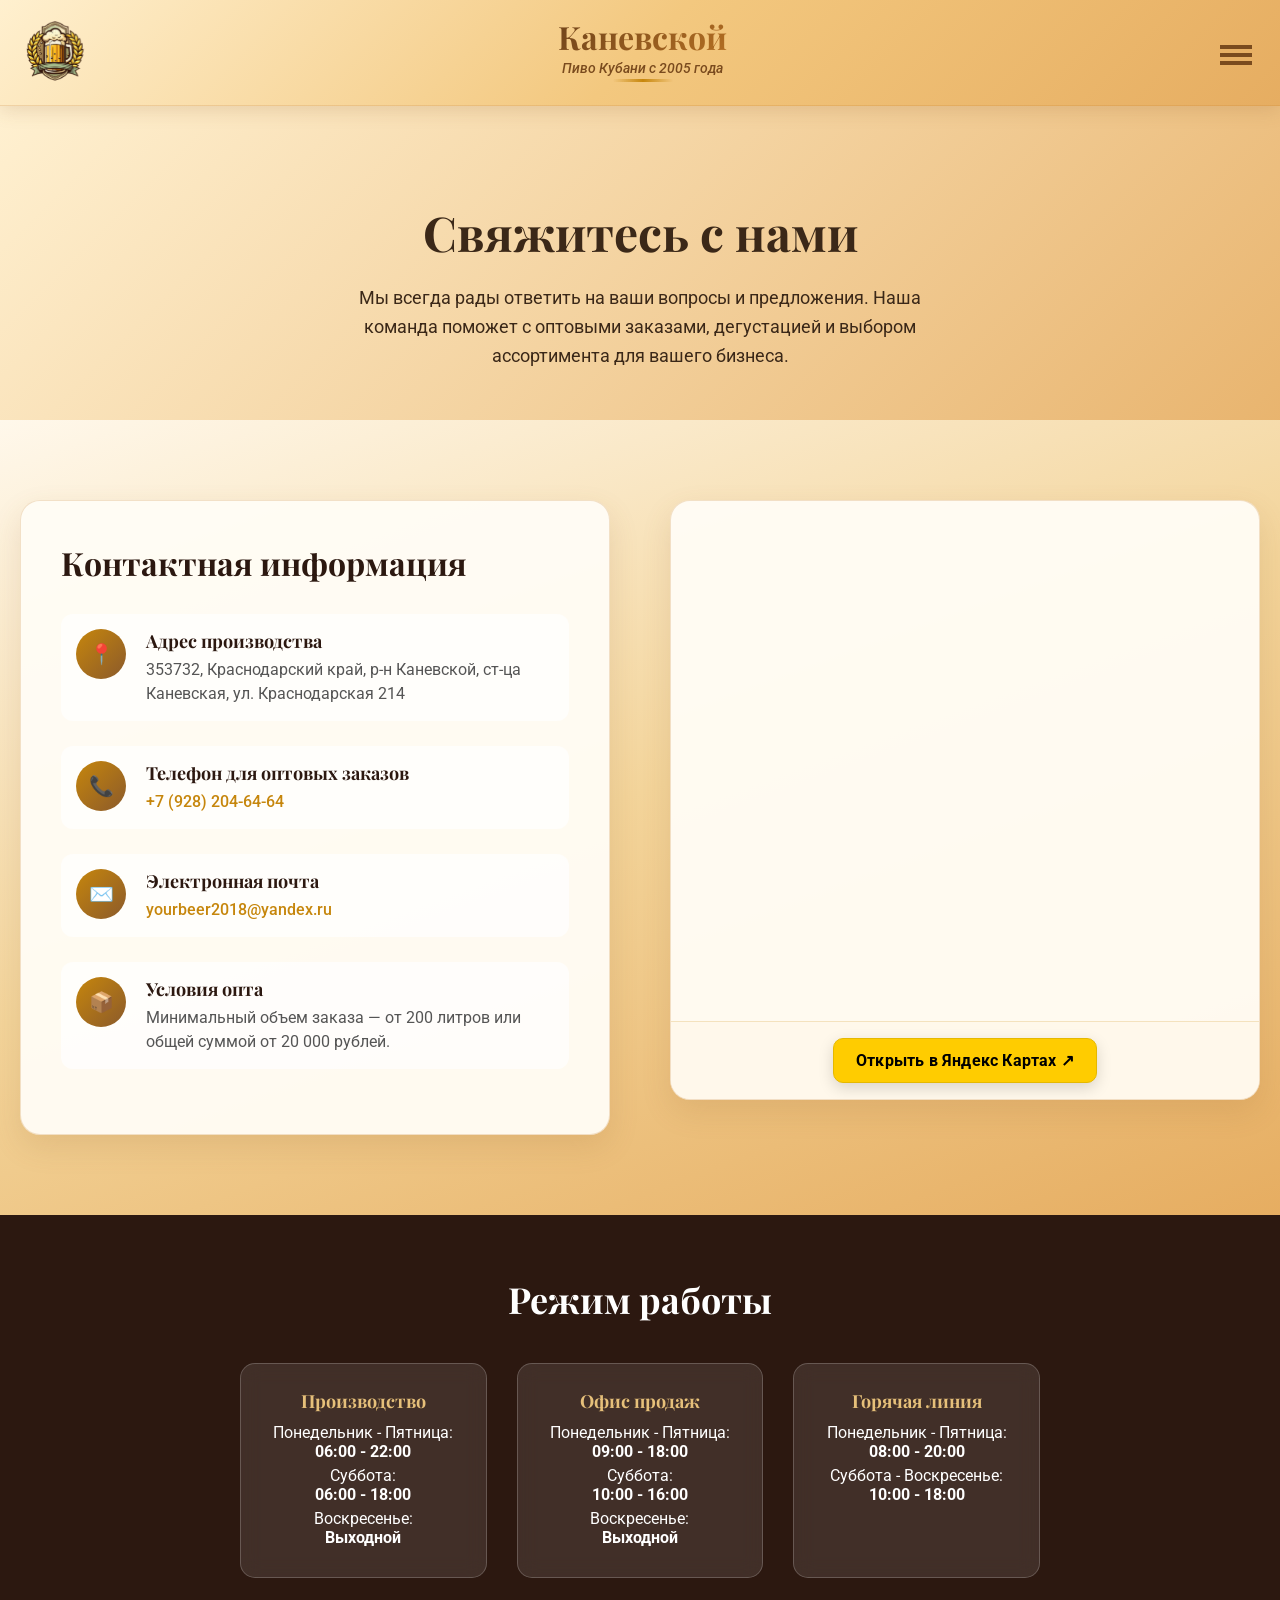
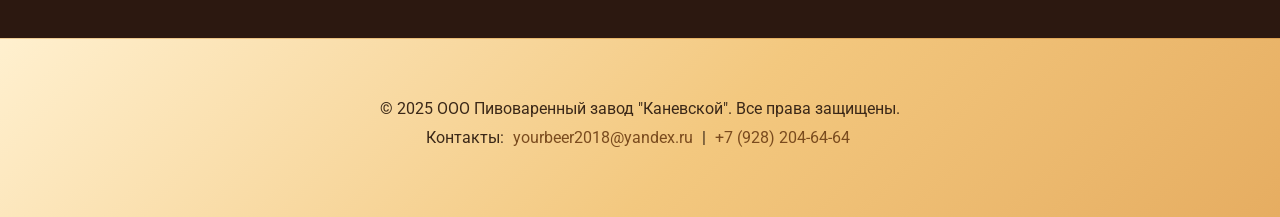
<file: kontakt/index.html>
<!DOCTYPE html>
<html lang="ru">
<head>
    <meta charset="UTF-8">
    <meta name="viewport" content="width=device-width, initial-scale=1.0">
    <title>Контакты - ООО Пивоваренный завод "Каневской"</title>
    <link href="https://fonts.googleapis.com/css2?family=Playfair+Display:wght@400;700&family=Roboto:wght@300;400;700&display=swap" rel="stylesheet">
    <link rel="stylesheet" href="css/styles.css">
</head>
<body>
    <!-- Header -->
    <header>
        <nav>
            <div class="logo">
                <a href="../index.html">
                    <img src="../images/logo.png" alt="Каневской" loading="lazy">
                </a>
            </div>
            <a href="../index.html" class="header-center">
                <div class="company-name">
                    <h1>Каневской</h1>
                    <p>Пиво Кубани с 2005 года</p>
                </div>
            </a>
            <div class="nav-links">
                <a href="../index.html">Главная</a>
                <a href="../katalog/index.html">Продукция</a>
                <a href="../onas/index.html">О нас</a>
                <a href="#contacts">Контакты</a>
            </div>
            <div class="mobile-menu-toggle">
                <span></span>
                <span></span>
                <span></span>
            </div>
        </nav>
        <div class="mobile-menu-overlay"></div>
        <div class="mobile-menu">
            <div class="menu-close-btn">
                <span></span>
                <span></span>
            </div>
            <div class="menu-header">
                <h3>Навигация</h3>
            </div>
            <a href="../index.html">Главная</a>
            <a href="../novosti/index.html">Новости</a>
            <a href="../katalog/index.html">Продукты</a>
            <a href="../onas/index.html">О нас</a>
            <a href="../kontakt/index.html">Контакты</a>
            <a href="../serf/index.html">Сертификаты</a>
        </div>
    </header>

    <!-- Main Content -->
    <main>
        <!-- Hero Section -->
        <section class="contacts-hero">
            <h1>Свяжитесь с нами</h1>
            <p>Мы всегда рады ответить на ваши вопросы и предложения. Наша команда поможет с оптовыми заказами, дегустацией и выбором ассортимента для вашего бизнеса.</p>
        </section>

        <!-- Contacts Section -->
        <section class="contacts-section">
            <div class="contacts-grid">
                <div class="contact-info">
                    <h2>Контактная информация</h2>
                    
                    <div class="contact-item">
                        <div class="contact-icon">📍</div>
                        <div class="contact-details">
                            <h3>Адрес производства</h3>
                            <p>353732, Краснодарский край, р-н Каневской, ст-ца Каневская, ул. Краснодарская 214</p>
                        </div>
                    </div>

                    <div class="contact-item">
                        <div class="contact-icon">📞</div>
                        <div class="contact-details">
                            <h3>Телефон для оптовых заказов</h3>
                            <p><a href="tel:+79282046464">+7 (928) 204-64-64</a></p>
                        </div>
                    </div>

                    <div class="contact-item">
                        <div class="contact-icon">✉️</div>
                        <div class="contact-details">
                            <h3>Электронная почта</h3>
                            <p><a href="mailto:yourbeer2018@yandex.ru">yourbeer2018@yandex.ru</a></p>
                        </div>
                    </div>

                    <div class="contact-item">
                        <div class="contact-icon">📦</div>
                        <div class="contact-details">
                            <h3>Условия опта</h3>
                            <p>Минимальный объем заказа — от 200 литров или общей суммой от 20 000 рублей.</p>
                        </div>
                    </div>
                </div>

                <div class="map-card">
                    <iframe class="map-frame" title="Карта расположения"
                        src="https://yandex.ru/map-widget/v1/?text=353732%2C%20%D0%9A%D1%80%D0%B0%D1%81%D0%BD%D0%BE%D0%B4%D0%B0%D1%80%D1%81%D0%BA%D0%B8%D0%B9%20%D0%BA%D1%80%D0%B0%D0%B9%2C%20%D1%81%D1%82-%D1%86%D0%B0%20%D0%9A%D0%B0%D0%BD%D0%B5%D0%B2%D1%81%D0%BA%D0%B0%D1%8F%2C%20%D1%83%D0%BB.%20%D0%9A%D1%80%D0%B0%D1%81%D0%BD%D0%BE%D0%B4%D0%B0%D1%80%D1%81%D0%BA%D0%B0%D1%8F%20214&z=16"
                        loading="lazy" referrerpolicy="no-referrer-when-downgrade" allowfullscreen></iframe>
                    <div class="map-actions">
                        <a class="map-open-btn" href="https://yandex.ru/maps/?text=353732%2C%20%D0%9A%D1%80%D0%B0%D1%81%D0%BD%D0%BE%D0%B4%D0%B0%D1%80%D1%81%D0%BA%D0%B8%D0%B9%20%D0%BA%D1%80%D0%B0%D0%B9%2C%20%D1%81%D1%82-%D1%86%D0%B0%20%D0%9A%D0%B0%D0%BD%D0%B5%D0%B2%D1%81%D0%BA%D0%B0%D1%8F%2C%20%D1%83%D0%BB.%20%D0%9A%D1%80%D0%B0%D1%81%D0%BD%D0%BE%D0%B4%D0%B0%D1%80%D1%81%D0%BA%D0%B0%D1%8F%20214" target="_blank" rel="noopener noreferrer" aria-label="Открыть в Яндекс Картах (в новой вкладке)">Открыть в Яндекс Картах ↗</a>
                    </div>
                </div>
            </div>
        </section>

        <!-- Working Hours Section -->
        <section class="hours-section">
            <div class="hours-content">
                <h2>Режим работы</h2>
                <div class="hours-grid">
                    <div class="hours-item">
                        <h3>Производство</h3>
                        <p>Понедельник - Пятница:<br><strong>06:00 - 22:00</strong></p>
                        <p>Суббота:<br><strong>06:00 - 18:00</strong></p>
                        <p>Воскресенье:<br><strong>Выходной</strong></p>
                    </div>

                    <div class="hours-item">
                        <h3>Офис продаж</h3>
                        <p>Понедельник - Пятница:<br><strong>09:00 - 18:00</strong></p>
                        <p>Суббота:<br><strong>10:00 - 16:00</strong></p>
                        <p>Воскресенье:<br><strong>Выходной</strong></p>
                    </div>

                    <div class="hours-item">
                        <h3>Горячая линия</h3>
                        <p>Понедельник - Пятница:<br><strong>08:00 - 20:00</strong></p>
                        <p>Суббота - Воскресенье:<br><strong>10:00 - 18:00</strong></p>
                    </div>
                </div>
            </div>
        </section>
    </main>

    <!-- Footer -->
    <footer id="contacts">
        <p>© 2025 ООО Пивоваренный завод "Каневской". Все права защищены.</p>
        <p>Контакты: <a href="mailto:yourbeer2018@yandex.ru">yourbeer2018@yandex.ru</a> | <a href="tel:+79282046464">+7 (928) 204-64-64</a></p>
    </footer>

    <!-- JavaScript -->
    <script src="js/main.js"></script>
</body>
</html>
</file>
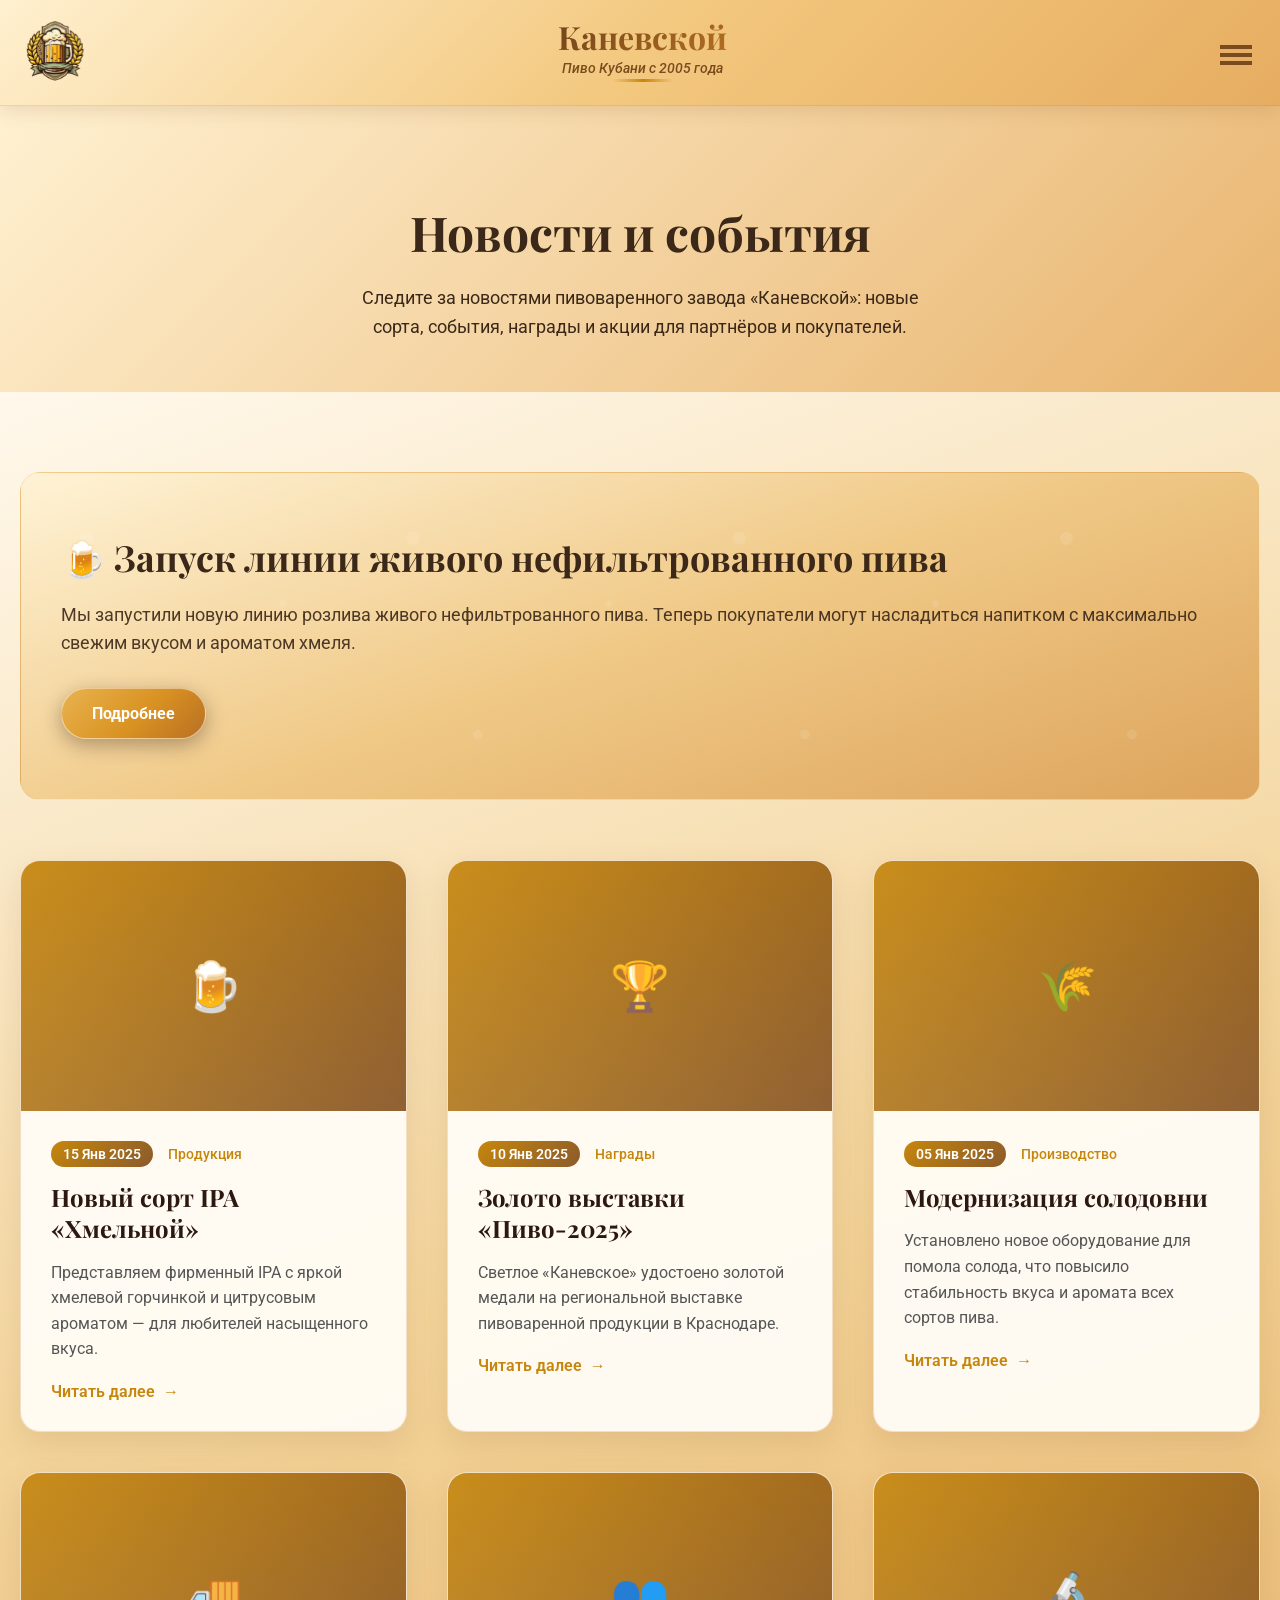
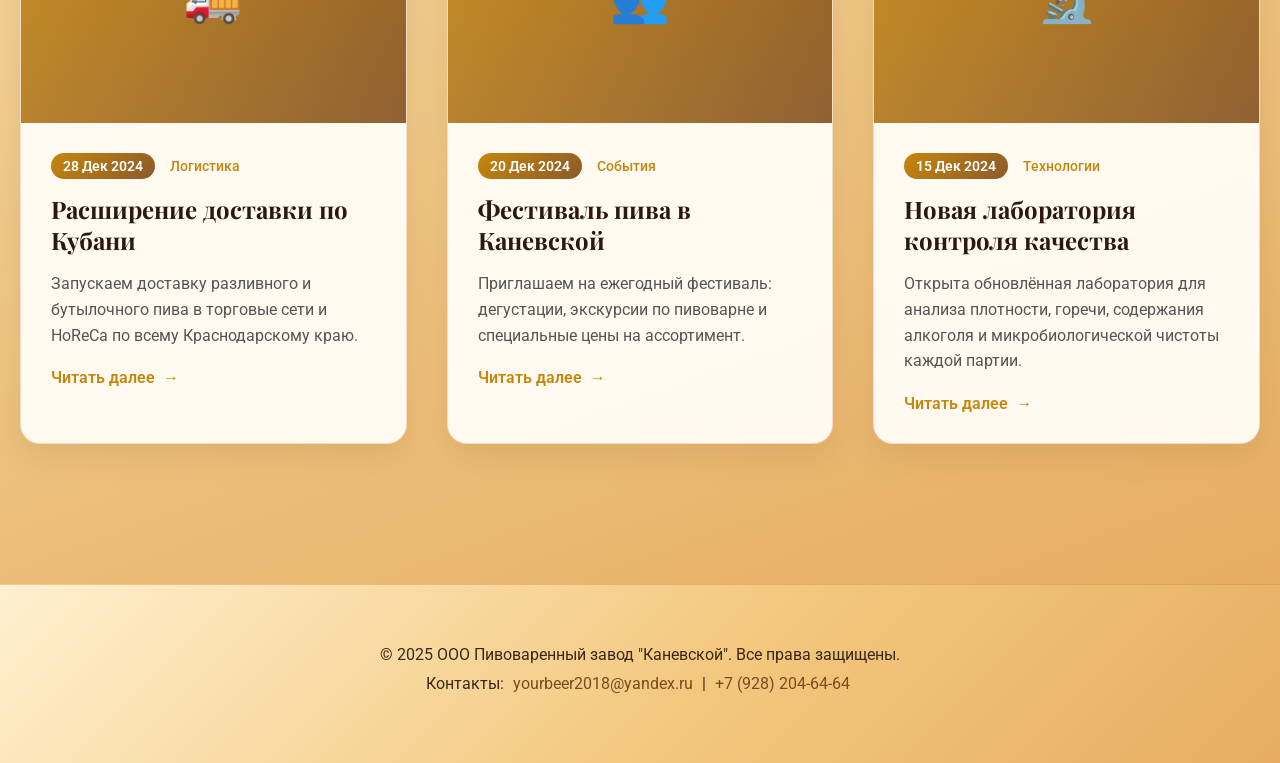
<file: novosti/index.html>
<!DOCTYPE html>
<html lang="ru">
<head>
    <meta charset="UTF-8">
    <meta name="viewport" content="width=device-width, initial-scale=1.0">
    <title>Новости - ООО Пивоваренный завод "Каневской"</title>
    <link href="https://fonts.googleapis.com/css2?family=Playfair+Display:wght@400;700&family=Roboto:wght@300;400;700&display=swap" rel="stylesheet">
    <link rel="stylesheet" href="css/styles.css">
</head>
<body>
    <!-- Header -->
    <header>
        <nav>
            <div class="logo">
                <a href="../index.html">
                    <img src="../images/logo.png" alt="Каневской" loading="lazy">
                </a>
            </div>
            <a href="../index.html" class="header-center">
                <div class="company-name">
                    <h1>Каневской</h1>
                    <p>Пиво Кубани с 2005 года</p>
                </div>
            </a>
            <div class="nav-links">
                <a href="../index.html">Главная</a>
                <a href="../katalog/index.html">Продукция</a>
                <a href="../onas/index.html">О нас</a>
                <a href="../kontakt/index.html">Контакты</a>
            </div>
            <div class="mobile-menu-toggle">
                <span></span>
                <span></span>
                <span></span>
            </div>
        </nav>
        <div class="mobile-menu-overlay"></div>
        <div class="mobile-menu">
            <div class="menu-close-btn">
                <span></span>
                <span></span>
            </div>
            <div class="menu-header">
                <h3>Навигация</h3>
            </div>
            <a href="../index.html">Главная</a>
            <a href="../novosti/index.html">Новости</a>
            <a href="../katalog/index.html">Продукты</a>
            <a href="../onas/index.html">О нас</a>
            <a href="../kontakt/index.html">Контакты</a>
            <a href="../serf/index.html">Сертификаты</a>
        </div>
    </header>

    <!-- Main Content -->
    <main>
        <!-- Hero Section -->
        <section class="news-hero" id="news">
            <h1>Новости и события</h1>
            <p>Следите за новостями пивоваренного завода «Каневской»: новые сорта, события, награды и акции для партнёров и покупателей.</p>
        </section>

        <!-- News Section -->
        <section class="news-section">
            <!-- Featured News -->
            <div class="featured-news">
                <div class="featured-content">
                    <h2>🍺 Запуск линии живого нефильтрованного пива</h2>
                    <p>Мы запустили новую линию розлива живого нефильтрованного пива. Теперь покупатели могут насладиться напитком с максимально свежим вкусом и ароматом хмеля.</p>
                    <a href="#news-grid" class="featured-btn">Подробнее</a>
                </div>
            </div>

            <!-- News Grid -->
            <div class="news-grid" id="news-grid">
                <article class="news-card">
                    <div class="news-image">🍺</div>
                    <div class="news-content">
                        <div class="news-meta">
                            <span class="news-date">15 Янв 2025</span>
                            <span class="news-category">Продукция</span>
                        </div>
                        <h3>Новый сорт IPA «Хмельной»</h3>
                        <p>Представляем фирменный IPA с яркой хмелевой горчинкой и цитрусовым ароматом — для любителей насыщенного вкуса.</p>
                        <a href="#" class="read-more">Читать далее</a>
                    </div>
                </article>

                <article class="news-card">
                    <div class="news-image">🏆</div>
                    <div class="news-content">
                        <div class="news-meta">
                            <span class="news-date">10 Янв 2025</span>
                            <span class="news-category">Награды</span>
                        </div>
                        <h3>Золото выставки «Пиво-2025»</h3>
                        <p>Светлое «Каневское» удостоено золотой медали на региональной выставке пивоваренной продукции в Краснодаре.</p>
                        <a href="#" class="read-more">Читать далее</a>
                    </div>
                </article>

                <article class="news-card">
                    <div class="news-image">🌾</div>
                    <div class="news-content">
                        <div class="news-meta">
                            <span class="news-date">05 Янв 2025</span>
                            <span class="news-category">Производство</span>
                        </div>
                        <h3>Модернизация солодовни</h3>
                        <p>Установлено новое оборудование для помола солода, что повысило стабильность вкуса и аромата всех сортов пива.</p>
                        <a href="#" class="read-more">Читать далее</a>
                    </div>
                </article>

                <article class="news-card">
                    <div class="news-image">🚚</div>
                    <div class="news-content">
                        <div class="news-meta">
                            <span class="news-date">28 Дек 2024</span>
                            <span class="news-category">Логистика</span>
                        </div>
                        <h3>Расширение доставки по Кубани</h3>
                        <p>Запускаем доставку разливного и бутылочного пива в торговые сети и HoReCa по всему Краснодарскому краю.</p>
                        <a href="#" class="read-more">Читать далее</a>
                    </div>
                </article>

                <article class="news-card">
                    <div class="news-image">👥</div>
                    <div class="news-content">
                        <div class="news-meta">
                            <span class="news-date">20 Дек 2024</span>
                            <span class="news-category">События</span>
                        </div>
                        <h3>Фестиваль пива в Каневской</h3>
                        <p>Приглашаем на ежегодный фестиваль: дегустации, экскурсии по пивоварне и специальные цены на ассортимент.</p>
                        <a href="#" class="read-more">Читать далее</a>
                    </div>
                </article>

                <article class="news-card">
                    <div class="news-image">🔬</div>
                    <div class="news-content">
                        <div class="news-meta">
                            <span class="news-date">15 Дек 2024</span>
                            <span class="news-category">Технологии</span>
                        </div>
                        <h3>Новая лаборатория контроля качества</h3>
                        <p>Открыта обновлённая лаборатория для анализа плотности, горечи, содержания алкоголя и микробиологической чистоты каждой партии.</p>
                        <a href="#" class="read-more">Читать далее</a>
                    </div>
                </article>
            </div>
        </section>
    </main>

    <!-- Footer -->
    <footer id="contacts">
        <p>© 2025 ООО Пивоваренный завод "Каневской". Все права защищены.</p>
        <p>Контакты: <a href="mailto:yourbeer2018@yandex.ru">yourbeer2018@yandex.ru</a> | <a href="tel:+79282046464">+7 (928) 204-64-64</a></p>
    </footer>

    <!-- JavaScript -->
    <script src="js/main.js"></script>
</body>
</html>
</file>
<file: kontakt/css/styles.css>
* {
            margin: 0;
            padding: 0;
            box-sizing: border-box;
            font-family: 'Roboto', sans-serif;
        }

        *, *::before, *::after {
            box-sizing: border-box;
        }

        html {
            scroll-behavior: smooth;
            scroll-padding-top: 100px;
            overflow-x: hidden;
            max-width: 100vw;
        }

        body {
            overflow-x: hidden;
            background: #f8f9fa;
            -webkit-font-smoothing: antialiased;
            -moz-osx-font-smoothing: grayscale;
            max-width: 100vw;
            position: relative;
        }

        /* Touch improvements */
        * {
            -webkit-tap-highlight-color: transparent;
            -webkit-touch-callout: none;
            -webkit-user-select: none;
            -moz-user-select: none;
            -ms-user-select: none;
            user-select: none;
            touch-action: manipulation;
        }

        /* Allow text selection for content */
        p, h1, h2, h3, h4, h5, h6, input, textarea, label {
            -webkit-user-select: text;
            -moz-user-select: text;
            -ms-user-select: text;
            user-select: text;
        }

        /* Header */
        header {
            position: fixed;
            top: 0;
            width: 100%;
            background: linear-gradient(135deg, #2c1810 0%, #4a2f14 45%, #5c3d1e 100%);
            backdrop-filter: blur(10px);
            z-index: 1000;
            padding: 15px 0;
            transition: transform 0.3s;
            box-shadow: 0 4px 16px rgba(44, 24, 16, 0.35);
            border-bottom: 1px solid rgba(198, 134, 12, 0.25);
        }

        header.scrolled {
            transform: translateY(-10px);
        }

        nav {
            max-width: 1400px;
            margin: 0 auto;
            display: flex;
            justify-content: space-between;
            align-items: center;
            padding: 0 20px;
            position: relative;
            min-height: 60px;
        }

        .header-center {
            flex: 1;
            display: flex;
            flex-direction: column;
            align-items: center;
            justify-content: center;
            text-align: center;
            margin: 0 20px;
            min-width: 0;
            text-decoration: none;
            color: inherit;
            cursor: pointer;
        }

        .company-name {
            margin-bottom: 8px;
            animation: fadeInUp 0.8s ease-out 0.2s both;
            position: relative;
            padding-bottom: 6px;
        }

        .company-name::after {
            content: '';
            position: absolute;
            bottom: 0;
            left: 50%;
            transform: translateX(-50%);
            width: 40px;
            height: 2px;
            background: linear-gradient(90deg, transparent, #c6860c, transparent);
        }

        .company-name h1 {
            font-family: 'Playfair Display', serif;
            font-size: 28px;
            color: #2c1810;
            margin: 0;
            font-weight: 700;
            text-shadow: 0 1px 2px rgba(0, 0, 0, 0.1);
        }

        @supports (-webkit-background-clip: text) {
            .company-name h1 {
                background: linear-gradient(135deg, #f5e6c8, #e6c07a);
                -webkit-background-clip: text;
                -webkit-text-fill-color: transparent;
                background-clip: text;
                color: transparent;
            }
        }

        .company-name h1 {
            white-space: nowrap;
            overflow: hidden;
            text-overflow: ellipsis;
            max-width: 100%;
        }

        .company-name p {
            font-size: 12px;
            color: #c6860c;
            margin: 2px 0 0 0;
            font-weight: 500;
            font-style: italic;
            transition: color 0.3s ease;
            white-space: nowrap;
            overflow: hidden;
            text-overflow: ellipsis;
            max-width: 100%;
        }

        .company-name:hover p {
            color: #8b5a2b;
        }

        .quality-badges {
            display: flex;
            gap: 8px;
            flex-wrap: wrap;
            justify-content: center;
            animation: fadeInUp 0.8s ease-out 0.5s both;
            max-width: 100%;
            overflow: hidden;
        }

        .badge {
            background: linear-gradient(135deg, #c6860c, #8b5a2b);
            color: white;
            padding: 3px 8px;
            border-radius: 12px;
            font-size: 10px;
            font-weight: 600;
            box-shadow: 0 2px 4px rgba(0, 0, 0, 0.1);
            transition: transform 0.2s, box-shadow 0.2s;
            white-space: nowrap;
            border: 1px solid rgba(255, 255, 255, 0.2);
            position: relative;
            overflow: hidden;
            flex-shrink: 0;
        }

        .badge::before {
            content: '';
            position: absolute;
            top: 0;
            left: -100%;
            width: 100%;
            height: 100%;
            background: linear-gradient(90deg, transparent, rgba(255, 255, 255, 0.3), transparent);
            transition: left 0.5s;
        }

        .badge:hover::before {
            left: 100%;
        }

        .badge:hover {
            transform: translateY(-1px);
            box-shadow: 0 4px 8px rgba(0, 0, 0, 0.15);
        }

        @keyframes fadeInUp {
            from {
                opacity: 0;
                transform: translateY(20px);
            }
            to {
                opacity: 1;
                transform: translateY(0);
            }
        }

        .logo {
            display: flex;
            align-items: center;
            animation: fadeInUp 0.8s ease-out 0.1s both;
            flex-shrink: 0;
        }

        .logo img {
            height: 70px;
        }

        .nav-links {
            display: none;
        }

        .nav-links a {
            margin-left: 25px;
            text-decoration: none;
            color: #2c1810;
            font-weight: 400;
            font-size: 16px;
            position: relative;
            transition: color 0.3s;
            padding: 10px;
        }

        .nav-links a::after {
            content: '';
            position: absolute;
            width: 0;
            height: 2px;
            bottom: -5px;
            left: 0;
            background: #c6860c;
            transition: width 0.3s;
        }

        .nav-links a:hover::after {
            width: 100%;
        }

        .nav-links a:hover {
            color: #c6860c;
        }

        /* Main Content */
        main {
            padding-top: 100px;
        }

        .contacts-hero {
            background: #2c1810;
            padding: 100px 20px 50px;
            text-align: center;
            position: relative;
            overflow: hidden;
        }

        .contacts-hero h1 {
            font-family: 'Playfair Display', serif;
            font-size: 48px;
            color: #f5e6c8;
            margin-bottom: 20px;
            text-shadow: 0 2px 4px rgba(0, 0, 0, 0.3);
        }

        .contacts-hero p {
            font-size: 18px;
            color: #e8dcc8;
            max-width: 600px;
            margin: 0 auto;
            line-height: 1.6;
        }

        .contacts-section {
            padding: 80px 20px;
            max-width: 100%;
            margin: 0 auto;
            background: linear-gradient(160deg, #f5e6c8 0%, #d4a574 45%, #b87d3a 100%);
        }

        .contacts-grid {
            display: grid;
            grid-template-columns: 1fr 1fr;
            gap: 60px;
            align-items: start;
        }

        .contact-info {
            background: rgba(255, 248, 235, 0.92);
            padding: 40px;
            border-radius: 20px;
            box-shadow: 0 10px 30px rgba(44, 24, 16, 0.15);
            border: 1px solid rgba(198, 134, 12, 0.2);
        }

        .contact-info h2 {
            font-family: 'Playfair Display', serif;
            font-size: 32px;
            color: #2c1810;
            margin-bottom: 30px;
        }

        .contact-item {
            display: flex;
            align-items: flex-start;
            margin-bottom: 25px;
            padding: 15px;
            background: rgba(255, 255, 255, 0.7);
            border-radius: 12px;
            transition: transform 0.3s, box-shadow 0.3s;
        }

        .contact-item:hover {
            transform: translateY(-3px);
            box-shadow: 0 8px 20px rgba(0, 0, 0, 0.15);
        }

        .contact-icon {
            width: 50px;
            height: 50px;
            background: linear-gradient(135deg, #c6860c, #8b5a2b);
            border-radius: 50%;
            display: flex;
            align-items: center;
            justify-content: center;
            color: white;
            font-size: 20px;
            margin-right: 20px;
            flex-shrink: 0;
        }

        .contact-details h3 {
            font-family: 'Playfair Display', serif;
            color: #2c1810;
            margin-bottom: 5px;
            font-size: 18px;
        }

        .contact-details p {
            color: #555;
            line-height: 1.5;
            margin: 0;
        }

        .contact-details a {
            color: #c6860c;
            text-decoration: none;
            font-weight: 500;
            transition: color 0.3s;
        }

        .contact-details a:hover {
            color: #8b5a2b;
        }

        .contact-form {
            background: rgba(255, 248, 235, 0.92);
            padding: 40px;
            border-radius: 20px;
            box-shadow: 0 10px 30px rgba(44, 24, 16, 0.15);
            border: 1px solid rgba(198, 134, 12, 0.2);
        }

        /* Map card (вместо формы) */
        .map-card {
            background: rgba(255, 248, 235, 0.92);
            padding: 0;
            border-radius: 20px;
            box-shadow: 0 10px 30px rgba(44, 24, 16, 0.15);
            border: 1px solid rgba(198, 134, 12, 0.2);
            overflow: hidden;
        }

        .map-frame {
            width: 100%;
            height: 520px;
            border: 0;
            display: block;
        }

        .map-actions {
            padding: 16px 20px;
            background: rgba(255, 248, 235, 0.95);
            border-top: 1px solid rgba(198, 134, 12, 0.2);
            display: flex;
            justify-content: center;
        }

        .map-open-btn {
            display: inline-flex;
            align-items: center;
            gap: 8px;
            padding: 12px 22px;
            background: #ffcc00;
            color: #000;
            text-decoration: none;
            border-radius: 10px;
            font-weight: 700;
            border: 1px solid #e5b800;
            box-shadow: 0 5px 15px rgba(0, 0, 0, 0.15);
            transition: transform 0.2s ease, box-shadow 0.2s ease, background 0.2s ease;
            letter-spacing: 0.2px;
        }

        .map-open-btn:hover {
            transform: translateY(-1px);
            box-shadow: 0 8px 20px rgba(0, 0, 0, 0.2);
            background: #ffbf00;
        }

        .map-open-btn:active {
            transform: translateY(0);
            background: #e6b800;
        }

        .contact-form h2 {
            font-family: 'Playfair Display', serif;
            font-size: 32px;
            color: #2c1810;
            margin-bottom: 30px;
            text-align: center;
        }

        .form-group {
            margin-bottom: 25px;
        }

        .form-group label {
            display: block;
            margin-bottom: 8px;
            color: #2c1810;
            font-weight: 500;
            font-size: 16px;
        }

        .form-group input,
        .form-group textarea,
        .form-group select {
            width: 100%;
            padding: 15px 20px;
            border: 2px solid rgba(198, 134, 12, 0.25);
            border-radius: 12px;
            font-size: 16px;
            font-family: 'Roboto', sans-serif;
            transition: border-color 0.3s, box-shadow 0.3s;
            background: rgba(255, 252, 245, 0.9);
        }

        .form-group input:focus,
        .form-group textarea:focus,
        .form-group select:focus {
            outline: none;
            border-color: #c6860c;
            box-shadow: 0 0 0 3px rgba(198, 134, 12, 0.1);
            background: #fff;
        }

        .form-group textarea {
            resize: vertical;
            min-height: 120px;
        }

        .form-row {
            display: grid;
            grid-template-columns: 1fr 1fr;
            gap: 20px;
        }

        .submit-btn {
            width: 100%;
            padding: 18px;
            background: linear-gradient(135deg, #c6860c, #8b5a2b);
            color: white;
            border: none;
            border-radius: 50px;
            font-size: 18px;
            font-weight: 700;
            cursor: pointer;
            transition: transform 0.3s, box-shadow 0.3s;
            box-shadow: 0 5px 15px rgba(0, 0, 0, 0.2);
            font-family: 'Roboto', sans-serif;
        }

        .submit-btn:hover {
            transform: translateY(-3px);
            box-shadow: 0 8px 25px rgba(198, 134, 12, 0.3);
        }

        .submit-btn:active {
            transform: translateY(-1px);
        }

        .hours-section {
            background: #2c1810;
            color: white;
            padding: 60px 20px;
            text-align: center;
        }

        .hours-content {
            max-width: 800px;
            margin: 0 auto;
        }

        .hours-section h2 {
            font-family: 'Playfair Display', serif;
            font-size: 36px;
            margin-bottom: 40px;
        }

        .hours-grid {
            display: grid;
            grid-template-columns: repeat(auto-fit, minmax(200px, 1fr));
            gap: 30px;
        }

        .hours-item {
            background: rgba(255, 255, 255, 0.1);
            padding: 25px;
            border-radius: 15px;
            backdrop-filter: blur(10px);
            border: 1px solid rgba(255, 255, 255, 0.2);
        }

        .hours-item h3 {
            font-family: 'Playfair Display', serif;
            font-size: 18px;
            margin-bottom: 10px;
            color: #e6c07a;
        }

        .hours-item p {
            font-size: 16px;
            margin: 5px 0;
        }

        /* Footer / Contacts — единый стиль как на главной */
        footer, #contacts {
            padding: 60px 20px;
            background: #2c1810;
            color: #fff;
            text-align: center;
        }

        footer p, #contacts p {
            font-size: 16px;
            margin-bottom: 10px;
        }

        footer a, #contacts a {
            color: #e6c07a;
            text-decoration: none;
            transition: color 0.3s;
            padding: 5px;
        }

        footer a:hover, #contacts a:hover {
            color: #fff;
        }

        /* Mobile Menu */
        .mobile-menu-toggle {
            display: flex;
            flex-direction: column;
            justify-content: center;
            cursor: pointer;
            padding: 10px;
            width: 40px;
            height: 40px;
            position: relative;
            animation: fadeInUp 0.8s ease-out 0.6s both;
            flex-shrink: 0;
        }

        .mobile-menu-toggle span {
            width: 30px;
            height: 4px;
            background: #2c1810;
            margin: 3px 0;
            transition: all 0.3s ease;
            position: absolute;
            left: 5px;
        }

        .mobile-menu-toggle span:nth-child(1) {
            top: 8px;
        }

        .mobile-menu-toggle span:nth-child(2) {
            top: 18px;
        }

        .mobile-menu-toggle span:nth-child(3) {
            top: 28px;
        }

        .mobile-menu-toggle.active span:nth-child(1) {
            transform: rotate(45deg);
            top: 18px;
        }

        .mobile-menu-toggle.active span:nth-child(2) {
            opacity: 0;
        }

        .mobile-menu-toggle.active span:nth-child(3) {
            transform: rotate(-45deg);
            top: 18px;
        }

        .mobile-menu {
            position: fixed;
            top: 70px;
            left: 0;
            width: 100%;
            height: calc(100vh - 70px);
            background: linear-gradient(180deg, #2c1810 0%, #4a2f14 50%, #5c3d1e 100%);
            backdrop-filter: none;
            display: none;
            flex-direction: column;
            padding: 15px;
            box-shadow: 0 5px 20px rgba(0, 0, 0, 0.15);
            z-index: 1001;
            transition: transform 0.3s ease-out, opacity 0.3s ease-out;
            transform: translateY(-100%);
            opacity: 0;
            overflow-y: auto;
        }

        /* Desktop menu improvements */
        @media (min-width: 769px) {
            nav {
                position: relative;
            }
            
            .header-center {
                margin: 0 30px;
            }

            .company-name h1 {
                font-size: 32px;
            }

            .company-name p {
                font-size: 14px;
            }

            .quality-badges {
                gap: 12px;
            }

            .badge {
                font-size: 11px;
                padding: 4px 10px;
            }

            .badge:nth-child(n+3) {
                display: inline-block;
            }

            .company-name::after {
                width: 60px;
                height: 3px;
            }

            nav {
                min-height: 70px;
            }
            
            .mobile-menu-toggle {
                width: 45px;
                height: 45px;
                padding: 12px;
                position: relative;
                margin-left: 20px;
                flex-shrink: 0;
            }

            .mobile-menu-toggle span {
                width: 32px;
                height: 4px;
            }

            .mobile-menu-toggle span:nth-child(1) {
                top: 12px;
            }

            .mobile-menu-toggle span:nth-child(2) {
                top: 20px;
            }

            .mobile-menu-toggle span:nth-child(3) {
                top: 28px;
            }

            .mobile-menu-toggle.active span:nth-child(1) {
                top: 20px;
            }

            .mobile-menu-toggle.active span:nth-child(3) {
                top: 20px;
            }

            .mobile-menu {
                top: 0;
                width: 400px;
                left: auto;
                right: 0;
                height: 100vh;
                transform: translateX(100%);
                border-radius: 0;
                margin-top: 0;
                transition: transform 0.4s cubic-bezier(0.4, 0, 0.2, 1), opacity 0.4s ease-out;
                background: linear-gradient(180deg, #2c1810 0%, #3d2914 45%, #5c3d1e 100%);
                box-shadow: -10px 0 30px rgba(44, 24, 16, 0.45);
                backdrop-filter: none;
                border-left: 1px solid rgba(198, 134, 12, 0.35);
                padding: 50px 0 50px 0;
                display: flex;
                flex-direction: column;
                justify-content: flex-start;
                overflow-y: auto;
                z-index: 1002;
            }

            .mobile-menu.active {
                transform: translateX(0);
            }

            .mobile-menu a {
                padding: 25px 40px;
                font-size: 22px;
                font-weight: 500;
                color: #f5e6c8;
                text-decoration: none;
                display: block;
                position: relative;
                margin: 8px 30px;
                border-radius: 15px;
                transition: all 0.3s ease;
                border: none;
                background: transparent;
                text-align: left;
            }

            .mobile-menu a:hover {
                background: linear-gradient(135deg, #c6860c 0%, #8b5a2b 100%);
                color: white;
                transform: translateX(10px);
                box-shadow: 0 10px 25px rgba(198, 134, 12, 0.3);
            }

            .mobile-menu a::before {
                content: '';
                position: absolute;
                left: 0;
                top: 50%;
                width: 6px;
                height: 0;
                background: linear-gradient(to bottom, #c6860c, #8b5a2b);
                border-radius: 3px;
                transition: height 0.3s ease;
                transform: translateY(-50%);
            }

            .mobile-menu a:hover::before {
                height: 70%;
            }

            /* Кнопка закрытия меню */
            .menu-close-btn {
                position: absolute;
                top: 15px;
                right: 25px;
                width: 30px;
                height: 30px;
                cursor: pointer;
                z-index: 1003;
                display: flex;
                align-items: center;
                justify-content: center;
                padding: 5px;
                border-radius: 50%;
                transition: background 0.3s ease;
            }

            .menu-close-btn:hover {
                background: rgba(198, 134, 12, 0.25);
            }

            .menu-close-btn span {
                position: absolute;
                width: 20px;
                height: 2px;
                background: #e6c07a;
                transition: all 0.3s ease;
            }

            .menu-close-btn span:nth-child(1) {
                transform: rotate(45deg);
            }

            .menu-close-btn span:nth-child(2) {
                transform: rotate(-45deg);
            }

            .menu-close-btn:hover span {
                background: #c6860c;
            }

            /* Заголовок меню */
            .menu-header {
                padding: 0 40px 25px 40px;
                border-bottom: 1px solid rgba(198, 134, 12, 0.3);
                margin-bottom: 25px;
            }

            .menu-header h3 {
                font-family: 'Playfair Display', serif;
                font-size: 24px;
                color: #f5e6c8;
                margin: 0;
                font-weight: 700;
                text-align: left;
            }

            .mobile-menu-overlay {
                background: transparent;
                backdrop-filter: none;
                top: 0;
                height: 100vh;
            }
        }

        .mobile-menu.active {
            display: flex;
            transform: translateY(0);
            opacity: 1;
        }

        .mobile-menu a {
            padding: 12px 10px;
            text-decoration: none;
            color: #f5e6c8;
            font-weight: 400;
            font-size: 16px;
            border-bottom: 1px solid rgba(198, 134, 12, 0.25);
            transition: color 0.3s, background 0.2s;
            border-radius: 8px;
            margin-bottom: 3px;
            text-align: center;
        }

        .mobile-menu a:hover, .mobile-menu a:active {
            color: #fff;
            background: linear-gradient(135deg, #c6860c 0%, #8b5a2b 100%);
            border-bottom-color: #e6c07a;
        }

        .mobile-menu a:last-child {
            border-bottom: none;
        }

        /* Mobile menu overlay */
        .mobile-menu-overlay {
            position: fixed;
            top: 0;
            left: 0;
            width: 100%;
            height: 100%;
            background: transparent;
            z-index: 1000;
            opacity: 0;
            visibility: hidden;
            transition: opacity 0.3s ease, visibility 0.3s ease;
        }

        .mobile-menu-overlay.active {
            opacity: 1;
            visibility: visible;
        }

        /* Prevent content overlap when mobile menu is open - только для ПК */
        @media (min-width: 769px) {
            body.mobile-menu-open {
                overflow: hidden;
                height: 100vh;
            }
        }

        /* Tablet styles */
        @media (max-width: 1024px) and (min-width: 769px) {
            .company-name h1 {
                font-size: 26px;
            }

            .company-name p {
                font-size: 12px;
            }

            .badge {
                font-size: 10px;
                padding: 3px 8px;
            }

            .badge:nth-child(n+3) {
                display: inline-block;
            }

            .header-center {
                margin: 0 20px;
            }

            .company-name::after {
                width: 50px;
                height: 2px;
            }

            nav {
                min-height: 55px;
            }

            .contacts-grid {
                gap: 40px;
            }

            .contact-form, .contact-info {
                padding: 30px;
            }
        }

        /* Responsive */
        @media (max-width: 768px) {
            /* Hero Section */
            .contacts-hero {
                padding: 60px 15px 30px;
            }

            .contacts-hero h1 {
                font-size: 32px;
                margin-bottom: 15px;
            }

            .contacts-hero p {
                font-size: 16px;
            }

            /* Contacts Section */
            .contacts-section {
                padding: 40px 15px;
            }

            .contacts-grid {
                grid-template-columns: 1fr;
                gap: 30px;
            }

            .contact-form, .contact-info {
                padding: 25px;
            }

            .contact-form h2, .contact-info h2 {
                font-size: 24px;
                margin-bottom: 20px;
            }

            .form-row {
                grid-template-columns: 1fr;
                gap: 15px;
            }

            .contact-item {
                padding: 12px;
                margin-bottom: 15px;
            }

            .contact-icon {
                width: 40px;
                height: 40px;
                font-size: 16px;
                margin-right: 15px;
            }

            .contact-details h3 {
                font-size: 16px;
            }

            /* Hours Section */
            .hours-section {
                padding: 40px 15px;
            }

            .hours-section h2 {
                font-size: 28px;
                margin-bottom: 25px;
            }

            .hours-grid {
                grid-template-columns: 1fr;
                gap: 20px;
            }

            .hours-item {
                padding: 20px;
            }

            /* Footer */
            footer {
                padding: 40px 15px;
            }

            footer p {
                font-size: 14px;
                margin-bottom: 8px;
            }

            /* Logo */
            .logo img {
                height: 50px;
            }

            .logo {
                align-self: center;
            }

            .mobile-menu-toggle {
                align-self: center;
            }

            /* Header */
            header {
                padding: 12px 0;
            }

            nav {
                padding: 0 15px;
                min-height: 50px;
            }

            .header-center {
                margin: 0 10px;
            }

            .company-name h1 {
                font-size: 20px;
            }

            .company-name p {
                font-size: 9px;
            }

            .quality-badges {
                gap: 4px;
            }

            .badge {
                font-size: 8px;
                padding: 2px 6px;
            }

            .badge:nth-child(n+3) {
                display: none;
            }

            .company-name::after {
                width: 30px;
                height: 1px;
            }

            nav {
                min-height: 48px;
            }

            .mobile-menu {
                top: 55px;
                height: calc(100vh - 55px);
            }

            main {
                padding-top: 80px;
            }

            /* Скрываем заголовок меню и кнопку закрытия на мобильных устройствах */
            .menu-header {
                display: none;
            }

            .menu-close-btn {
                display: none;
            }
        }

        @media (max-width: 480px) {
            .contacts-hero h1 {
                font-size: 28px;
            }

            .contacts-hero p {
                font-size: 14px;
            }

            .contact-form, .contact-info {
                padding: 20px;
            }

            .contact-form h2, .contact-info h2 {
                font-size: 22px;
            }

            .form-group input,
            .form-group textarea,
            .form-group select {
                padding: 12px 15px;
                font-size: 14px;
            }

            .submit-btn {
                padding: 15px;
                font-size: 16px;
            }

            .logo img {
                height: 40px;
            }

            .mobile-menu {
                top: 50px;
                height: calc(100vh - 50px);
                padding: 12px;
            }

            nav {
                min-height: 45px;
            }

            .mobile-menu a {
                padding: 10px 0;
                font-size: 14px;
                margin-bottom: 2px;
            }

            .header-center {
                margin: 0 8px;
            }

            .company-name h1 {
                font-size: 16px;
            }

            .company-name p {
                font-size: 8px;
            }

            .quality-badges {
                gap: 3px;
            }

            .badge {
                font-size: 7px;
                padding: 1px 4px;
            }

            .company-name::after {
                width: 25px;
                height: 1px;
            }

            nav {
                min-height: 42px;
            }

            main {
                padding-top: 70px;
            }

            /* Скрываем заголовок меню и кнопку закрытия на мобильных устройствах */
            .menu-header {
                display: none;
            }

            .menu-close-btn {
                display: none;
            }
        }

        @media (max-width: 360px) {
            .contacts-hero h1 {
                font-size: 24px;
            }

            .contacts-hero p {
                font-size: 13px;
            }

            .contact-form, .contact-info {
                padding: 15px;
            }

            .contact-form h2, .contact-info h2 {
                font-size: 20px;
            }

            .logo img {
                height: 35px;
            }

            nav {
                min-height: 40px;
            }

            .header-center {
                margin: 0 6px;
            }

            .company-name h1 {
                font-size: 14px;
            }

            .company-name p {
                font-size: 7px;
            }

            .quality-badges {
                gap: 2px;
            }

            .badge {
                font-size: 6px;
                padding: 1px 3px;
            }

            .company-name::after {
                width: 20px;
                height: 1px;
            }

            main {
                padding-top: 65px;
            }

            /* Скрываем заголовок меню и кнопку закрытия на мобильных устройствах */
            .menu-header {
                display: none;
            }

            .menu-close-btn {
                display: none;
            }
        }
    
        /* Slogan wrap override */
        .company-name p {
            white-space: normal;
            overflow: visible;
            text-overflow: clip;
            overflow-wrap: anywhere;
        }
        /* Light palette override */
        :root {
            --primary-color: #fff4df;
            --secondary-color: #f4bd62;
            --accent-color: #d99222;
            --bg-color: #fff8eb;
            --text-color: #3b2818;
            --border-color: rgba(194, 122, 36, 0.25);
        }

        body {
            background: #fff8eb !important;
            color: #3b2818;
        }

        header {
            background: linear-gradient(135deg, #fff0cf 0%, #f3c87f 50%, #e6ad61 100%) !important;
            border-bottom: 1px solid rgba(194, 122, 36, 0.25) !important;
            box-shadow: 0 4px 18px rgba(139, 90, 43, 0.18) !important;
        }

        .company-name h1 {
            color: #6f431b !important;
            background: linear-gradient(135deg, #6f431b, #b46f22) !important;
            -webkit-background-clip: text !important;
            -webkit-text-fill-color: transparent !important;
            background-clip: text !important;
            text-shadow: none !important;
        }

        .company-name p,
        .nav-links a {
            color: #7a4b1e !important;
        }

        .badge,
        .cta-button,
        .featured-btn,
        .submit-btn,
        .filter-btn.active {
            background: linear-gradient(135deg, #e9b34f 0%, #d99222 55%, #b86f24 100%) !important;
            color: #fff !important;
            border-color: rgba(255, 244, 223, 0.55) !important;
        }

        .mobile-menu-toggle span,
        .menu-close-btn span {
            background: #7a4b1e !important;
        }

        .mobile-menu {
            background: linear-gradient(180deg, #fff3d6 0%, #f0c987 55%, #e6ad61 100%) !important;
            border-left: 1px solid rgba(194, 122, 36, 0.25) !important;
            box-shadow: -10px 0 30px rgba(139, 90, 43, 0.2) !important;
        }

        .mobile-menu a,
        .menu-header h3 {
            color: #4a2f14 !important;
        }

        .mobile-menu a:hover,
        .mobile-menu a:active {
            background: linear-gradient(135deg, #e9b34f 0%, #c88942 100%) !important;
            color: #fff !important;
        }

        .hero,
        .news-hero,
        .contacts-hero,
        .about-hero {
            background: linear-gradient(135deg, #fff0cf 0%, #f3c87f 55%, #e6ad61 100%) !important;
            background-image: linear-gradient(135deg, rgba(255, 240, 207, 0.92), rgba(230, 173, 97, 0.9)) !important;
        }

        .products,
        .history,
        .achievements,
        .contacts-section,
        .certificates,
        .news-section {
            background: linear-gradient(160deg, #fff8eb 0%, #f3d49a 48%, #e6ad61 100%) !important;
        }

        .about,
        .values,
        .cta-section,
        .featured-news {
            background: linear-gradient(160deg, #fff3d6 0%, #f0c987 50%, #dda45c 100%) !important;
        }

        .hero h1,
        .hero p,
        .news-hero h1,
        .news-hero p,
        .contacts-hero h1,
        .contacts-hero p,
        .about h2,
        .about p,
        .values h2,
        .values > p,
        .cta-section h2,
        .cta-section p,
        .featured-news h2,
        .featured-news p,
        .section h2,
        .section p {
            color: #3b2818 !important;
            text-shadow: none !important;
        }

        .product-item,
        .news-card,
        .value-card,
        .contact-info,
        .contact-form,
        .map-card,
        .certificate-card {
            background: rgba(255, 252, 245, 0.96) !important;
            border-color: rgba(194, 122, 36, 0.22) !important;
            box-shadow: 0 12px 30px rgba(139, 90, 43, 0.14) !important;
        }

        footer,
        #contacts {
            background: linear-gradient(135deg, #fff0cf 0%, #f3c87f 55%, #e6ad61 100%) !important;
            color: #3b2818 !important;
            border-top: 1px solid rgba(194, 122, 36, 0.25) !important;
        }

        footer a,
        #contacts a {
            color: #7a4b1e !important;
        }

        .about {
            background:
                radial-gradient(circle at 12% 18%, rgba(255, 255, 255, 0.8) 0%, transparent 28%),
                radial-gradient(circle at 88% 12%, rgba(244, 189, 98, 0.45) 0%, transparent 32%),
                linear-gradient(145deg, #fff9ee 0%, #f7deb0 52%, #edbd78 100%) !important;
        }

        .cta-section {
            background:
                radial-gradient(circle at 18% 22%, rgba(255, 255, 255, 0.72) 0%, transparent 28%),
                radial-gradient(circle at 84% 76%, rgba(255, 181, 107, 0.46) 0%, transparent 32%),
                linear-gradient(135deg, #ffe8bf 0%, #efad5d 52%, #c97a35 100%) !important;
        }
</file>
<file: novosti/css/styles.css>
* {
            margin: 0;
            padding: 0;
            box-sizing: border-box;
            font-family: 'Roboto', sans-serif;
        }

        *, *::before, *::after {
            box-sizing: border-box;
        }

        html {
            scroll-behavior: smooth;
            scroll-padding-top: 100px;
            overflow-x: hidden;
            max-width: 100vw;
        }

        body {
            overflow-x: hidden;
            background: #f8f9fa;
            -webkit-font-smoothing: antialiased;
            -moz-osx-font-smoothing: grayscale;
            max-width: 100vw;
            position: relative;
        }

        /* Touch improvements */
        * {
            -webkit-tap-highlight-color: transparent;
            -webkit-touch-callout: none;
            -webkit-user-select: none;
            -moz-user-select: none;
            -ms-user-select: none;
            user-select: none;
            touch-action: manipulation;
        }

        /* Allow text selection for content */
        p, h1, h2, h3, h4, h5, h6, input, textarea, label {
            -webkit-user-select: text;
            -moz-user-select: text;
            -ms-user-select: text;
            user-select: text;
        }

        /* Header */
        header {
            position: fixed;
            top: 0;
            width: 100%;
            background: linear-gradient(135deg, #2c1810 0%, #4a2f14 45%, #5c3d1e 100%);
            backdrop-filter: blur(10px);
            z-index: 1000;
            padding: 15px 0;
            transition: transform 0.3s;
            box-shadow: 0 4px 16px rgba(44, 24, 16, 0.35);
            border-bottom: 1px solid rgba(198, 134, 12, 0.25);
        }

        header.scrolled {
            transform: translateY(-10px);
        }

        nav {
            max-width: 1400px;
            margin: 0 auto;
            display: flex;
            justify-content: space-between;
            align-items: center;
            padding: 0 20px;
            position: relative;
            min-height: 60px;
        }

        .header-center {
            flex: 1;
            display: flex;
            flex-direction: column;
            align-items: center;
            justify-content: center;
            text-align: center;
            margin: 0 20px;
            min-width: 0;
            text-decoration: none;
            color: inherit;
            cursor: pointer;
        }

        .company-name {
            margin-bottom: 8px;
            animation: fadeInUp 0.8s ease-out 0.2s both;
            position: relative;
            padding-bottom: 6px;
        }

        .company-name::after {
            content: '';
            position: absolute;
            bottom: 0;
            left: 50%;
            transform: translateX(-50%);
            width: 40px;
            height: 2px;
            background: linear-gradient(90deg, transparent, #c6860c, transparent);
        }

        .company-name h1 {
            font-family: 'Playfair Display', serif;
            font-size: 28px;
            color: #2c1810;
            margin: 0;
            font-weight: 700;
            text-shadow: 0 1px 2px rgba(0, 0, 0, 0.1);
        }

        @supports (-webkit-background-clip: text) {
            .company-name h1 {
                background: linear-gradient(135deg, #f5e6c8, #e6c07a);
                -webkit-background-clip: text;
                -webkit-text-fill-color: transparent;
                background-clip: text;
                color: transparent;
            }
        }

        .company-name h1 {
            white-space: nowrap;
            overflow: hidden;
            text-overflow: ellipsis;
            max-width: 100%;
        }

        .company-name p {
            font-size: 12px;
            color: #c6860c;
            margin: 2px 0 0 0;
            font-weight: 500;
            font-style: italic;
            transition: color 0.3s ease;
            white-space: nowrap;
            overflow: hidden;
            text-overflow: ellipsis;
            max-width: 100%;
        }

        .company-name:hover p {
            color: #8b5a2b;
        }

        .quality-badges {
            display: flex;
            gap: 8px;
            flex-wrap: wrap;
            justify-content: center;
            animation: fadeInUp 0.8s ease-out 0.5s both;
            max-width: 100%;
            overflow: hidden;
        }

        .badge {
            background: linear-gradient(135deg, #c6860c, #8b5a2b);
            color: white;
            padding: 3px 8px;
            border-radius: 12px;
            font-size: 10px;
            font-weight: 600;
            box-shadow: 0 2px 4px rgba(0, 0, 0, 0.1);
            transition: transform 0.2s, box-shadow 0.2s;
            white-space: nowrap;
            border: 1px solid rgba(255, 255, 255, 0.2);
            position: relative;
            overflow: hidden;
            flex-shrink: 0;
        }

        .badge::before {
            content: '';
            position: absolute;
            top: 0;
            left: -100%;
            width: 100%;
            height: 100%;
            background: linear-gradient(90deg, transparent, rgba(255, 255, 255, 0.3), transparent);
            transition: left 0.5s;
        }

        .badge:hover::before {
            left: 100%;
        }

        .badge:hover {
            transform: translateY(-1px);
            box-shadow: 0 4px 8px rgba(0, 0, 0, 0.15);
        }

        @keyframes fadeInUp {
            from {
                opacity: 0;
                transform: translateY(20px);
            }
            to {
                opacity: 1;
                transform: translateY(0);
            }
        }

        .logo {
            display: flex;
            align-items: center;
            animation: fadeInUp 0.8s ease-out 0.1s both;
            flex-shrink: 0;
        }

        .logo img {
            height: 70px;
        }

        .nav-links {
            display: none;
        }

        .nav-links a {
            margin-left: 25px;
            text-decoration: none;
            color: #2c1810;
            font-weight: 400;
            font-size: 16px;
            position: relative;
            transition: color 0.3s;
            padding: 10px;
        }

        .nav-links a::after {
            content: '';
            position: absolute;
            width: 0;
            height: 2px;
            bottom: -5px;
            left: 0;
            background: #c6860c;
            transition: width 0.3s;
        }

        .nav-links a:hover::after {
            width: 100%;
        }

        .nav-links a:hover {
            color: #c6860c;
        }

        /* Main Content */
        main {
            padding-top: 100px;
        }

        .news-hero {
            background: linear-gradient(160deg, #2c1810 0%, #4a3020 50%, #5c3d1e 100%);
            padding: 100px 20px 50px;
            text-align: center;
            position: relative;
            overflow: hidden;
        }

        .news-hero h1 {
            font-family: 'Playfair Display', serif;
            font-size: 48px;
            color: #f5e6c8;
            margin-bottom: 20px;
            text-shadow: 0 2px 8px rgba(0, 0, 0, 0.35);
        }

        .news-hero p {
            font-size: 18px;
            color: #e8dcc8;
            max-width: 600px;
            margin: 0 auto;
            line-height: 1.6;
        }

        .news-section {
            padding: 80px 20px;
            background: linear-gradient(160deg, #a67c3a 0%, #7a5528 45%, #4a3520 100%);
            width: 100%;
        }

        .news-section .featured-news,
        .news-section .news-grid {
            max-width: 1400px;
            margin-left: auto;
            margin-right: auto;
        }

        .news-grid {
            display: grid;
            grid-template-columns: repeat(auto-fit, minmax(350px, 1fr));
            gap: 40px;
            margin-bottom: 60px;
        }

        .news-card {
            background: rgba(255, 252, 245, 0.97);
            border-radius: 20px;
            box-shadow: 0 10px 30px rgba(0, 0, 0, 0.1);
            overflow: hidden;
            transition: transform 0.3s, box-shadow 0.3s;
            border: 1px solid #e8f5e9;
        }

        .news-card:hover {
            transform: translateY(-10px);
            box-shadow: 0 20px 40px rgba(0, 0, 0, 0.15);
        }

        .news-image {
            width: 100%;
            height: 250px;
            background: linear-gradient(135deg, #c6860c, #8b5a2b);
            display: flex;
            align-items: center;
            justify-content: center;
            color: white;
            font-size: 48px;
            position: relative;
            overflow: hidden;
        }

        .news-image::before {
            content: '';
            position: absolute;
            top: 0;
            left: 0;
            right: 0;
            bottom: 0;
            background: linear-gradient(45deg, rgba(255,255,255,0.1) 0%, transparent 100%);
        }

        .news-content {
            padding: 30px;
        }

        .news-meta {
            display: flex;
            align-items: center;
            gap: 15px;
            margin-bottom: 15px;
            font-size: 14px;
            color: #666;
        }

        .news-date {
            background: linear-gradient(135deg, #c6860c, #8b5a2b);
            color: white;
            padding: 5px 12px;
            border-radius: 20px;
            font-weight: 600;
        }

        .news-category {
            color: #c6860c;
            font-weight: 500;
        }

        .news-content h3 {
            font-family: 'Playfair Display', serif;
            font-size: 24px;
            color: #2c1810;
            margin-bottom: 15px;
            line-height: 1.3;
        }

        .news-content p {
            color: #555;
            line-height: 1.6;
            margin-bottom: 20px;
        }

        .read-more {
            display: inline-flex;
            align-items: center;
            gap: 8px;
            color: #c6860c;
            text-decoration: none;
            font-weight: 600;
            transition: color 0.3s;
        }

        .read-more:hover {
            color: #8b5a2b;
        }

        .read-more::after {
            content: '→';
            transition: transform 0.3s;
        }

        .read-more:hover::after {
            transform: translateX(5px);
        }

        .featured-news {
            background: linear-gradient(135deg, #6b4428 0%, #4a3020 50%, #2c1810 100%);
            color: white;
            padding: 60px 40px;
            border-radius: 20px;
            margin-bottom: 60px;
            position: relative;
            overflow: hidden;
            border: 1px solid rgba(230, 192, 122, 0.25);
        }

        .featured-news::before {
            content: '';
            position: absolute;
            top: 0;
            left: 0;
            right: 0;
            bottom: 0;
            background: url('data:image/svg+xml,<svg xmlns="http://www.w3.org/2000/svg" viewBox="0 0 100 100"><circle cx="20" cy="20" r="2" fill="rgba(255,255,255,0.1)"/><circle cx="80" cy="40" r="1" fill="rgba(255,255,255,0.1)"/><circle cx="40" cy="80" r="1.5" fill="rgba(255,255,255,0.1)"/></svg>');
        }

        .featured-content {
            position: relative;
            z-index: 1;
        }

        .featured-news h2 {
            font-family: 'Playfair Display', serif;
            font-size: 36px;
            margin-bottom: 20px;
        }

        .featured-news p {
            font-size: 18px;
            line-height: 1.6;
            margin-bottom: 30px;
            opacity: 0.9;
        }

        .featured-btn {
            display: inline-flex;
            align-items: center;
            gap: 10px;
            padding: 15px 30px;
            background: linear-gradient(135deg, #d4a017 0%, #c6860c 50%, #8b5a2b 100%);
            color: #fff;
            text-decoration: none;
            border-radius: 50px;
            font-weight: 700;
            transition: transform 0.3s, box-shadow 0.3s, background 0.3s;
            box-shadow: 0 6px 20px rgba(44, 24, 16, 0.35);
            border: 1px solid rgba(245, 230, 200, 0.35);
        }

        .featured-btn:hover {
            transform: translateY(-3px);
            box-shadow: 0 10px 28px rgba(44, 24, 16, 0.45);
            background: linear-gradient(135deg, #c6860c 0%, #6b4428 100%);
        }

        /* Footer / Contacts — единый стиль как на главной */
        footer, #contacts {
            padding: 60px 20px;
            background: #2c1810;
            color: #fff;
            text-align: center;
        }

        footer p, #contacts p {
            font-size: 16px;
            margin-bottom: 10px;
        }

        footer a, #contacts a {
            color: #e6c07a;
            text-decoration: none;
            transition: color 0.3s;
            padding: 5px;
        }

        footer a:hover, #contacts a:hover {
            color: #fff;
        }

        /* Mobile Menu */
        .mobile-menu-toggle {
            display: flex;
            flex-direction: column;
            justify-content: center;
            cursor: pointer;
            padding: 10px;
            width: 40px;
            height: 40px;
            position: relative;
            animation: fadeInUp 0.8s ease-out 0.6s both;
            flex-shrink: 0;
        }

        .mobile-menu-toggle span {
            width: 30px;
            height: 4px;
            background: #2c1810;
            margin: 3px 0;
            transition: all 0.3s ease;
            position: absolute;
            left: 5px;
        }

        .mobile-menu-toggle span:nth-child(1) {
            top: 8px;
        }

        .mobile-menu-toggle span:nth-child(2) {
            top: 18px;
        }

        .mobile-menu-toggle span:nth-child(3) {
            top: 28px;
        }

        .mobile-menu-toggle.active span:nth-child(1) {
            transform: rotate(45deg);
            top: 18px;
        }

        .mobile-menu-toggle.active span:nth-child(2) {
            opacity: 0;
        }

        .mobile-menu-toggle.active span:nth-child(3) {
            transform: rotate(-45deg);
            top: 18px;
        }

        .mobile-menu {
            position: fixed;
            top: 70px;
            left: 0;
            width: 100%;
            height: calc(100vh - 70px);
            background: linear-gradient(180deg, #2c1810 0%, #4a2f14 50%, #5c3d1e 100%);
            backdrop-filter: none;
            display: none;
            flex-direction: column;
            padding: 15px;
            box-shadow: 0 5px 20px rgba(0, 0, 0, 0.15);
            z-index: 1001;
            transition: transform 0.3s ease-out, opacity 0.3s ease-out;
            transform: translateY(-100%);
            opacity: 0;
            overflow-y: auto;
        }

        /* Desktop menu improvements */
        @media (min-width: 769px) {
            nav {
                position: relative;
            }
            
            .header-center {
                margin: 0 30px;
            }

            .company-name h1 {
                font-size: 32px;
            }

            .company-name p {
                font-size: 14px;
            }

            .quality-badges {
                gap: 12px;
            }

            .badge {
                font-size: 11px;
                padding: 4px 10px;
            }

            .badge:nth-child(n+3) {
                display: inline-block;
            }

            .company-name::after {
                width: 60px;
                height: 3px;
            }

            nav {
                min-height: 70px;
            }
            
            .mobile-menu-toggle {
                width: 45px;
                height: 45px;
                padding: 12px;
                position: relative;
                margin-left: 20px;
                flex-shrink: 0;
            }

            .mobile-menu-toggle span {
                width: 32px;
                height: 4px;
            }

            .mobile-menu-toggle span:nth-child(1) {
                top: 12px;
            }

            .mobile-menu-toggle span:nth-child(2) {
                top: 20px;
            }

            .mobile-menu-toggle span:nth-child(3) {
                top: 28px;
            }

            .mobile-menu-toggle.active span:nth-child(1) {
                top: 20px;
            }

            .mobile-menu-toggle.active span:nth-child(3) {
                top: 20px;
            }

            .mobile-menu {
                top: 0;
                width: 400px;
                left: auto;
                right: 0;
                height: 100vh;
                transform: translateX(100%);
                border-radius: 0;
                margin-top: 0;
                transition: transform 0.4s cubic-bezier(0.4, 0, 0.2, 1), opacity 0.4s ease-out;
                background: linear-gradient(180deg, #2c1810 0%, #3d2914 45%, #5c3d1e 100%);
                box-shadow: -10px 0 30px rgba(44, 24, 16, 0.45);
                backdrop-filter: none;
                border-left: 1px solid rgba(198, 134, 12, 0.35);
                padding: 50px 0 50px 0;
                display: flex;
                flex-direction: column;
                justify-content: flex-start;
                overflow-y: auto;
                z-index: 1002;
            }

            .mobile-menu.active {
                transform: translateX(0);
            }

            .mobile-menu a {
                padding: 25px 40px;
                font-size: 22px;
                font-weight: 500;
                color: #f5e6c8;
                text-decoration: none;
                display: block;
                position: relative;
                margin: 8px 30px;
                border-radius: 15px;
                transition: all 0.3s ease;
                border: none;
                background: transparent;
                text-align: left;
            }

            .mobile-menu a:hover {
                background: linear-gradient(135deg, #c6860c 0%, #8b5a2b 100%);
                color: white;
                transform: translateX(10px);
                box-shadow: 0 10px 25px rgba(198, 134, 12, 0.3);
            }

            .mobile-menu a::before {
                content: '';
                position: absolute;
                left: 0;
                top: 50%;
                width: 6px;
                height: 0;
                background: linear-gradient(to bottom, #c6860c, #8b5a2b);
                border-radius: 3px;
                transition: height 0.3s ease;
                transform: translateY(-50%);
            }

            .mobile-menu a:hover::before {
                height: 70%;
            }

            /* Кнопка закрытия меню */
            .menu-close-btn {
                position: absolute;
                top: 15px;
                right: 25px;
                width: 30px;
                height: 30px;
                cursor: pointer;
                z-index: 1003;
                display: flex;
                align-items: center;
                justify-content: center;
                padding: 5px;
                border-radius: 50%;
                transition: background 0.3s ease;
            }

            .menu-close-btn:hover {
                background: rgba(198, 134, 12, 0.25);
            }

            .menu-close-btn span {
                position: absolute;
                width: 20px;
                height: 2px;
                background: #e6c07a;
                transition: all 0.3s ease;
            }

            .menu-close-btn span:nth-child(1) {
                transform: rotate(45deg);
            }

            .menu-close-btn span:nth-child(2) {
                transform: rotate(-45deg);
            }

            .menu-close-btn:hover span {
                background: #c6860c;
            }

            /* Заголовок меню */
            .menu-header {
                padding: 0 40px 25px 40px;
                border-bottom: 1px solid rgba(198, 134, 12, 0.3);
                margin-bottom: 25px;
            }

            .menu-header h3 {
                font-family: 'Playfair Display', serif;
                font-size: 24px;
                color: #f5e6c8;
                margin: 0;
                font-weight: 700;
                text-align: left;
            }

            .mobile-menu-overlay {
                background: transparent;
                backdrop-filter: none;
                top: 0;
                height: 100vh;
            }
        }

        .mobile-menu.active {
            display: flex;
            transform: translateY(0);
            opacity: 1;
        }

        .mobile-menu a {
            padding: 12px 10px;
            text-decoration: none;
            color: #f5e6c8;
            font-weight: 400;
            font-size: 16px;
            border-bottom: 1px solid rgba(198, 134, 12, 0.25);
            transition: color 0.3s, background 0.2s;
            border-radius: 8px;
            margin-bottom: 3px;
            text-align: center;
        }

        .mobile-menu a:hover, .mobile-menu a:active {
            color: #fff;
            background: linear-gradient(135deg, #c6860c 0%, #8b5a2b 100%);
            border-bottom-color: #e6c07a;
        }

        .mobile-menu a:last-child {
            border-bottom: none;
        }

        /* Mobile menu overlay */
        .mobile-menu-overlay {
            position: fixed;
            top: 0;
            left: 0;
            width: 100%;
            height: 100%;
            background: transparent;
            z-index: 1000;
            opacity: 0;
            visibility: hidden;
            transition: opacity 0.3s ease, visibility 0.3s ease;
        }

        .mobile-menu-overlay.active {
            opacity: 1;
            visibility: visible;
        }

        /* Prevent content overlap when mobile menu is open - только для ПК */
        @media (min-width: 769px) {
            body.mobile-menu-open {
                overflow: hidden;
                height: 100vh;
            }
        }

        /* Tablet styles */
        @media (max-width: 1024px) and (min-width: 769px) {
            .company-name h1 {
                font-size: 26px;
            }

            .company-name p {
                font-size: 12px;
            }

            .badge {
                font-size: 10px;
                padding: 3px 8px;
            }

            .badge:nth-child(n+3) {
                display: inline-block;
            }

            .header-center {
                margin: 0 20px;
            }

            .company-name::after {
                width: 50px;
                height: 2px;
            }

            nav {
                min-height: 55px;
            }

            .news-grid {
                grid-template-columns: repeat(auto-fit, minmax(300px, 1fr));
                gap: 30px;
            }

            .news-section {
                padding: 60px 20px;
            }

            .featured-news {
                padding: 50px 30px;
            }
        }

        /* Responsive */
        @media (max-width: 768px) {
            /* Hero Section */
            .news-hero {
                padding: 60px 15px 30px;
            }

            .news-hero h1 {
                font-size: 32px;
                margin-bottom: 15px;
            }

            .news-hero p {
                font-size: 16px;
            }

            /* News Section */
            .news-section {
                padding: 40px 15px;
            }

            .news-grid {
                grid-template-columns: 1fr;
                gap: 25px;
            }

            .news-content {
                padding: 25px;
            }

            .news-content h3 {
                font-size: 20px;
                margin-bottom: 12px;
            }

            .news-image {
                height: 200px;
                font-size: 36px;
            }

            .featured-news {
                padding: 40px 25px;
                margin-bottom: 40px;
            }

            .featured-news h2 {
                font-size: 28px;
                margin-bottom: 15px;
            }

            .featured-news p {
                font-size: 16px;
                margin-bottom: 25px;
            }

            /* Footer */
            footer {
                padding: 40px 15px;
            }

            footer p {
                font-size: 14px;
                margin-bottom: 8px;
            }

            /* Logo */
            .logo img {
                height: 50px;
            }

            .logo {
                align-self: center;
            }

            .mobile-menu-toggle {
                align-self: center;
            }

            /* Header */
            header {
                padding: 12px 0;
            }

            nav {
                padding: 0 15px;
                min-height: 50px;
            }

            .header-center {
                margin: 0 10px;
            }

            .company-name h1 {
                font-size: 20px;
            }

            .company-name p {
                font-size: 9px;
            }

            .quality-badges {
                gap: 4px;
            }

            .badge {
                font-size: 8px;
                padding: 2px 6px;
            }

            .badge:nth-child(n+3) {
                display: none;
            }

            .company-name::after {
                width: 30px;
                height: 1px;
            }

            nav {
                min-height: 48px;
            }

            .mobile-menu {
                top: 55px;
                height: calc(100vh - 55px);
            }

            main {
                padding-top: 80px;
            }

            /* Скрываем заголовок меню и кнопку закрытия на мобильных устройствах */
            .menu-header {
                display: none;
            }

            .menu-close-btn {
                display: none;
            }
        }

        @media (max-width: 480px) {
            .news-hero h1 {
                font-size: 28px;
            }

            .news-hero p {
                font-size: 14px;
            }

            .news-content {
                padding: 20px;
            }

            .news-content h3 {
                font-size: 18px;
            }

            .news-image {
                height: 180px;
                font-size: 32px;
            }

            .featured-news {
                padding: 30px 20px;
            }

            .featured-news h2 {
                font-size: 24px;
            }

            .featured-news p {
                font-size: 14px;
            }

            .logo img {
                height: 40px;
            }

            .mobile-menu {
                top: 50px;
                height: calc(100vh - 50px);
                padding: 12px;
            }

            nav {
                min-height: 45px;
            }

            .mobile-menu a {
                padding: 10px 0;
                font-size: 14px;
                margin-bottom: 2px;
            }

            .header-center {
                margin: 0 8px;
            }

            .company-name h1 {
                font-size: 16px;
            }

            .company-name p {
                font-size: 8px;
            }

            .quality-badges {
                gap: 3px;
            }

            .badge {
                font-size: 7px;
                padding: 1px 4px;
            }

            .company-name::after {
                width: 25px;
                height: 1px;
            }

            nav {
                min-height: 42px;
            }

            main {
                padding-top: 70px;
            }

            /* Скрываем заголовок меню и кнопку закрытия на мобильных устройствах */
            .menu-header {
                display: none;
            }

            .menu-close-btn {
                display: none;
            }
        }

        @media (max-width: 360px) {
            .news-hero h1 {
                font-size: 24px;
            }

            .news-hero p {
                font-size: 13px;
            }

            .news-content {
                padding: 15px;
            }

            .news-content h3 {
                font-size: 16px;
            }

            .news-image {
                height: 160px;
                font-size: 28px;
            }

            .featured-news {
                padding: 25px 15px;
            }

            .featured-news h2 {
                font-size: 22px;
            }

            .featured-news p {
                font-size: 13px;
            }

            .logo img {
                height: 35px;
            }

            nav {
                min-height: 40px;
            }

            .header-center {
                margin: 0 6px;
            }

            .company-name h1 {
                font-size: 14px;
            }

            .company-name p {
                font-size: 7px;
            }

            .quality-badges {
                gap: 2px;
            }

            .badge {
                font-size: 6px;
                padding: 1px 3px;
            }

            .company-name::after {
                width: 20px;
                height: 1px;
            }

            main {
                padding-top: 65px;
            }

            /* Скрываем заголовок меню и кнопку закрытия на мобильных устройствах */
            .menu-header {
                display: none;
            }

            .menu-close-btn {
                display: none;
            }
        }
    
        /* Slogan wrap override */
        .company-name p {
            white-space: normal;
            overflow: visible;
            text-overflow: clip;
            overflow-wrap: anywhere;
        }
        /* Light palette override */
        :root {
            --primary-color: #fff4df;
            --secondary-color: #f4bd62;
            --accent-color: #d99222;
            --bg-color: #fff8eb;
            --text-color: #3b2818;
            --border-color: rgba(194, 122, 36, 0.25);
        }

        body {
            background: #fff8eb !important;
            color: #3b2818;
        }

        header {
            background: linear-gradient(135deg, #fff0cf 0%, #f3c87f 50%, #e6ad61 100%) !important;
            border-bottom: 1px solid rgba(194, 122, 36, 0.25) !important;
            box-shadow: 0 4px 18px rgba(139, 90, 43, 0.18) !important;
        }

        .company-name h1 {
            color: #6f431b !important;
            background: linear-gradient(135deg, #6f431b, #b46f22) !important;
            -webkit-background-clip: text !important;
            -webkit-text-fill-color: transparent !important;
            background-clip: text !important;
            text-shadow: none !important;
        }

        .company-name p,
        .nav-links a {
            color: #7a4b1e !important;
        }

        .badge,
        .cta-button,
        .featured-btn,
        .submit-btn,
        .filter-btn.active {
            background: linear-gradient(135deg, #e9b34f 0%, #d99222 55%, #b86f24 100%) !important;
            color: #fff !important;
            border-color: rgba(255, 244, 223, 0.55) !important;
        }

        .mobile-menu-toggle span,
        .menu-close-btn span {
            background: #7a4b1e !important;
        }

        .mobile-menu {
            background: linear-gradient(180deg, #fff3d6 0%, #f0c987 55%, #e6ad61 100%) !important;
            border-left: 1px solid rgba(194, 122, 36, 0.25) !important;
            box-shadow: -10px 0 30px rgba(139, 90, 43, 0.2) !important;
        }

        .mobile-menu a,
        .menu-header h3 {
            color: #4a2f14 !important;
        }

        .mobile-menu a:hover,
        .mobile-menu a:active {
            background: linear-gradient(135deg, #e9b34f 0%, #c88942 100%) !important;
            color: #fff !important;
        }

        .hero,
        .news-hero,
        .contacts-hero,
        .about-hero {
            background: linear-gradient(135deg, #fff0cf 0%, #f3c87f 55%, #e6ad61 100%) !important;
            background-image: linear-gradient(135deg, rgba(255, 240, 207, 0.92), rgba(230, 173, 97, 0.9)) !important;
        }

        .products,
        .history,
        .achievements,
        .contacts-section,
        .certificates,
        .news-section {
            background: linear-gradient(160deg, #fff8eb 0%, #f3d49a 48%, #e6ad61 100%) !important;
        }

        .about,
        .values,
        .cta-section,
        .featured-news {
            background: linear-gradient(160deg, #fff3d6 0%, #f0c987 50%, #dda45c 100%) !important;
        }

        .hero h1,
        .hero p,
        .news-hero h1,
        .news-hero p,
        .contacts-hero h1,
        .contacts-hero p,
        .about h2,
        .about p,
        .values h2,
        .values > p,
        .cta-section h2,
        .cta-section p,
        .featured-news h2,
        .featured-news p,
        .section h2,
        .section p {
            color: #3b2818 !important;
            text-shadow: none !important;
        }

        .product-item,
        .news-card,
        .value-card,
        .contact-info,
        .contact-form,
        .map-card,
        .certificate-card {
            background: rgba(255, 252, 245, 0.96) !important;
            border-color: rgba(194, 122, 36, 0.22) !important;
            box-shadow: 0 12px 30px rgba(139, 90, 43, 0.14) !important;
        }

        footer,
        #contacts {
            background: linear-gradient(135deg, #fff0cf 0%, #f3c87f 55%, #e6ad61 100%) !important;
            color: #3b2818 !important;
            border-top: 1px solid rgba(194, 122, 36, 0.25) !important;
        }

        footer a,
        #contacts a {
            color: #7a4b1e !important;
        }

        .about {
            background:
                radial-gradient(circle at 12% 18%, rgba(255, 255, 255, 0.8) 0%, transparent 28%),
                radial-gradient(circle at 88% 12%, rgba(244, 189, 98, 0.45) 0%, transparent 32%),
                linear-gradient(145deg, #fff9ee 0%, #f7deb0 52%, #edbd78 100%) !important;
        }

        .cta-section {
            background:
                radial-gradient(circle at 18% 22%, rgba(255, 255, 255, 0.72) 0%, transparent 28%),
                radial-gradient(circle at 84% 76%, rgba(255, 181, 107, 0.46) 0%, transparent 32%),
                linear-gradient(135deg, #ffe8bf 0%, #efad5d 52%, #c97a35 100%) !important;
        }
</file>
